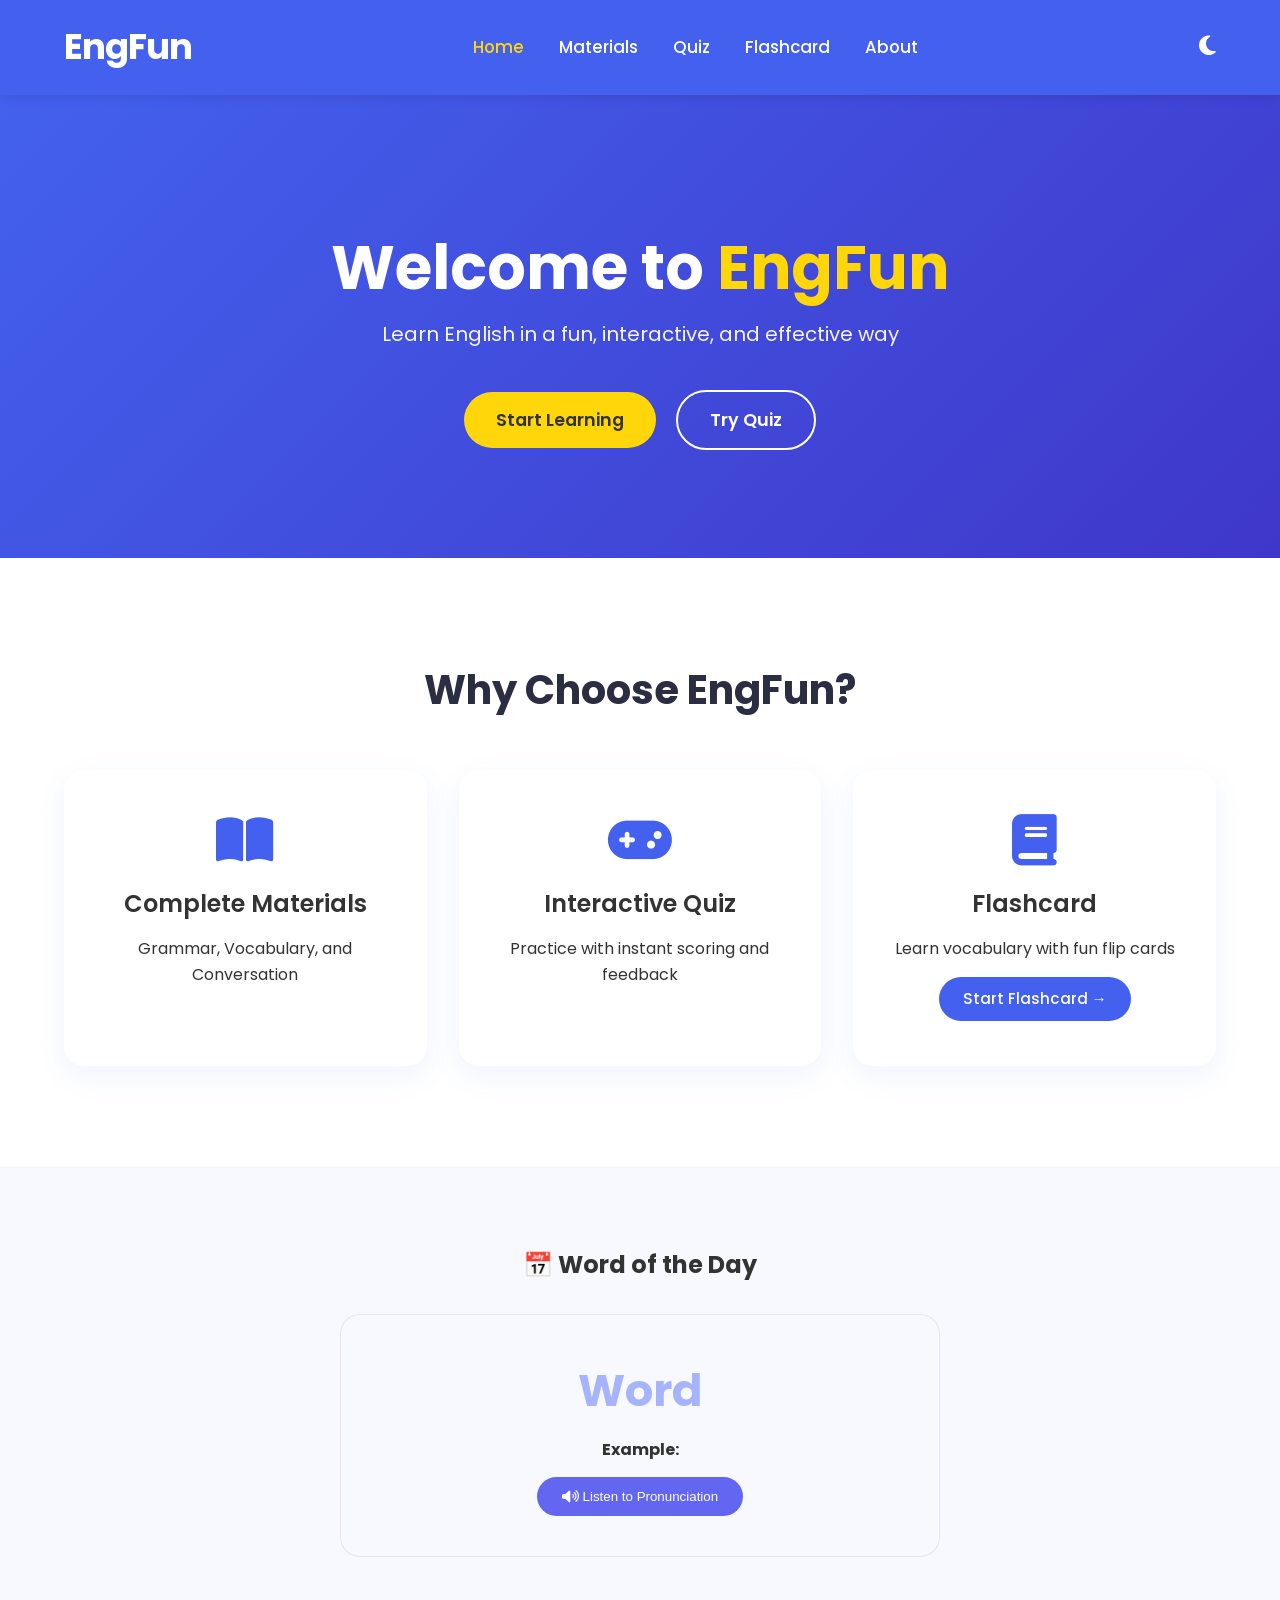
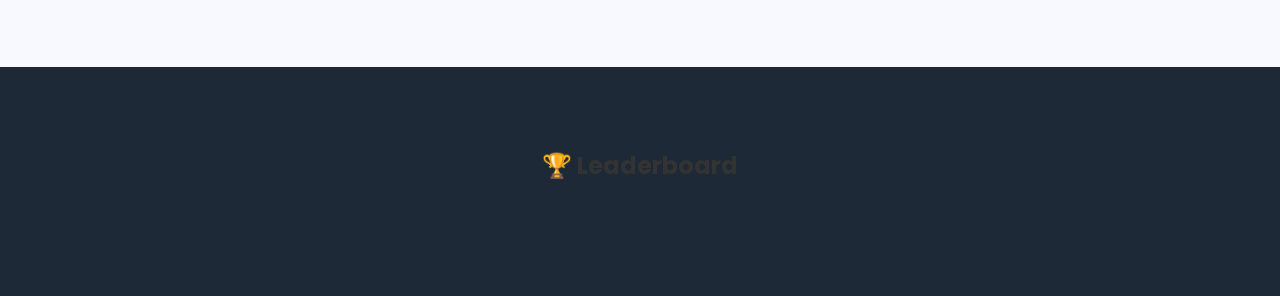
<file: index.html>
<!DOCTYPE html>
<html lang="en">
<head>
  <meta charset="UTF-8">
  <meta name="viewport" content="width=device-width, initial-scale=1.0">
  <title>EngFun - Learn English in a Fun Way!</title>
  
  <link href="https://fonts.googleapis.com/css2?family=Poppins:wght@400;500;600;700&display=swap" rel="stylesheet">
  <link rel="stylesheet" href="style.css">
  <link rel="stylesheet" href="https://cdnjs.cloudflare.com/ajax/libs/font-awesome/6.5.0/css/all.min.css">
</head>
<body>
  <nav>
    <div class="logo">EngFun</div>
    <ul>
      <li><a href="index.html" class="active">Home</a></li>
      <li><a href="materi.html">Materials</a></li>
      <li><a href="quiz.html">Quiz</a></li>
      <li><a href="flashcard.html">Flashcard</a></li>
      <li><a href="about.html">About</a></li>
    </ul>
    <button id="theme-toggle" class="theme-btn"><i class="fas fa-moon"></i></button>
  </nav>

  <!-- Hero Section -->
  <section class="hero">
    <h1>Welcome to <span>EngFun</span></h1>
    <p>Learn English in a fun, interactive, and effective way</p>
    <div class="hero-buttons">
      <a href="materi.html" class="btn primary">Start Learning</a>
      <a href="quiz.html" class="btn secondary">Try Quiz</a>
    </div>
  </section>

  <!-- Features -->
  <section class="features">
    <h2>Why Choose EngFun?</h2>
    <div class="cards">
      <div class="card">
        <i class="fas fa-book-open"></i>
        <h3>Complete Materials</h3>
        <p>Grammar, Vocabulary, and Conversation</p>
      </div>

      <div class="card">
        <i class="fas fa-gamepad"></i>
        <h3>Interactive Quiz</h3>
        <p>Practice with instant scoring and feedback</p>
      </div>

      <!-- Flashcard Card -->
      <div class="card">
        <i class="fas fa-book"></i>
        <h3>Flashcard</h3>
        <p>Learn vocabulary with fun flip cards</p>
        <a href="flashcard.html" class="btn-materi" style="margin-top: 15px; font-size: 0.95rem;">
          Start Flashcard →
        </a>
      </div>
    </div>
  </section>

  <!-- Daily Word Section -->
  <section class="daily-word">
    <h2>📅 Word of the Day</h2>
    <div id="daily-word-card" class="word-card">
      <h3 id="daily-word">Word</h3>
      <p id="daily-meaning" class="meaning"></p>
      <p class="example-label"><strong>Example:</strong></p>
      <p id="daily-example" class="example"></p>
      
      <button onclick="speakWord()" class="speak-btn">
        <i class="fas fa-volume-up"></i> Listen to Pronunciation
      </button>
    </div>
  </section>

  <!-- Leaderboard -->
  <section class="leaderboard">
    <h2>🏆 Leaderboard</h2>
    <div id="leaderboard-list"></div>
  </section>

  <script src="script.js"></script>
</body>
</html>
</file>
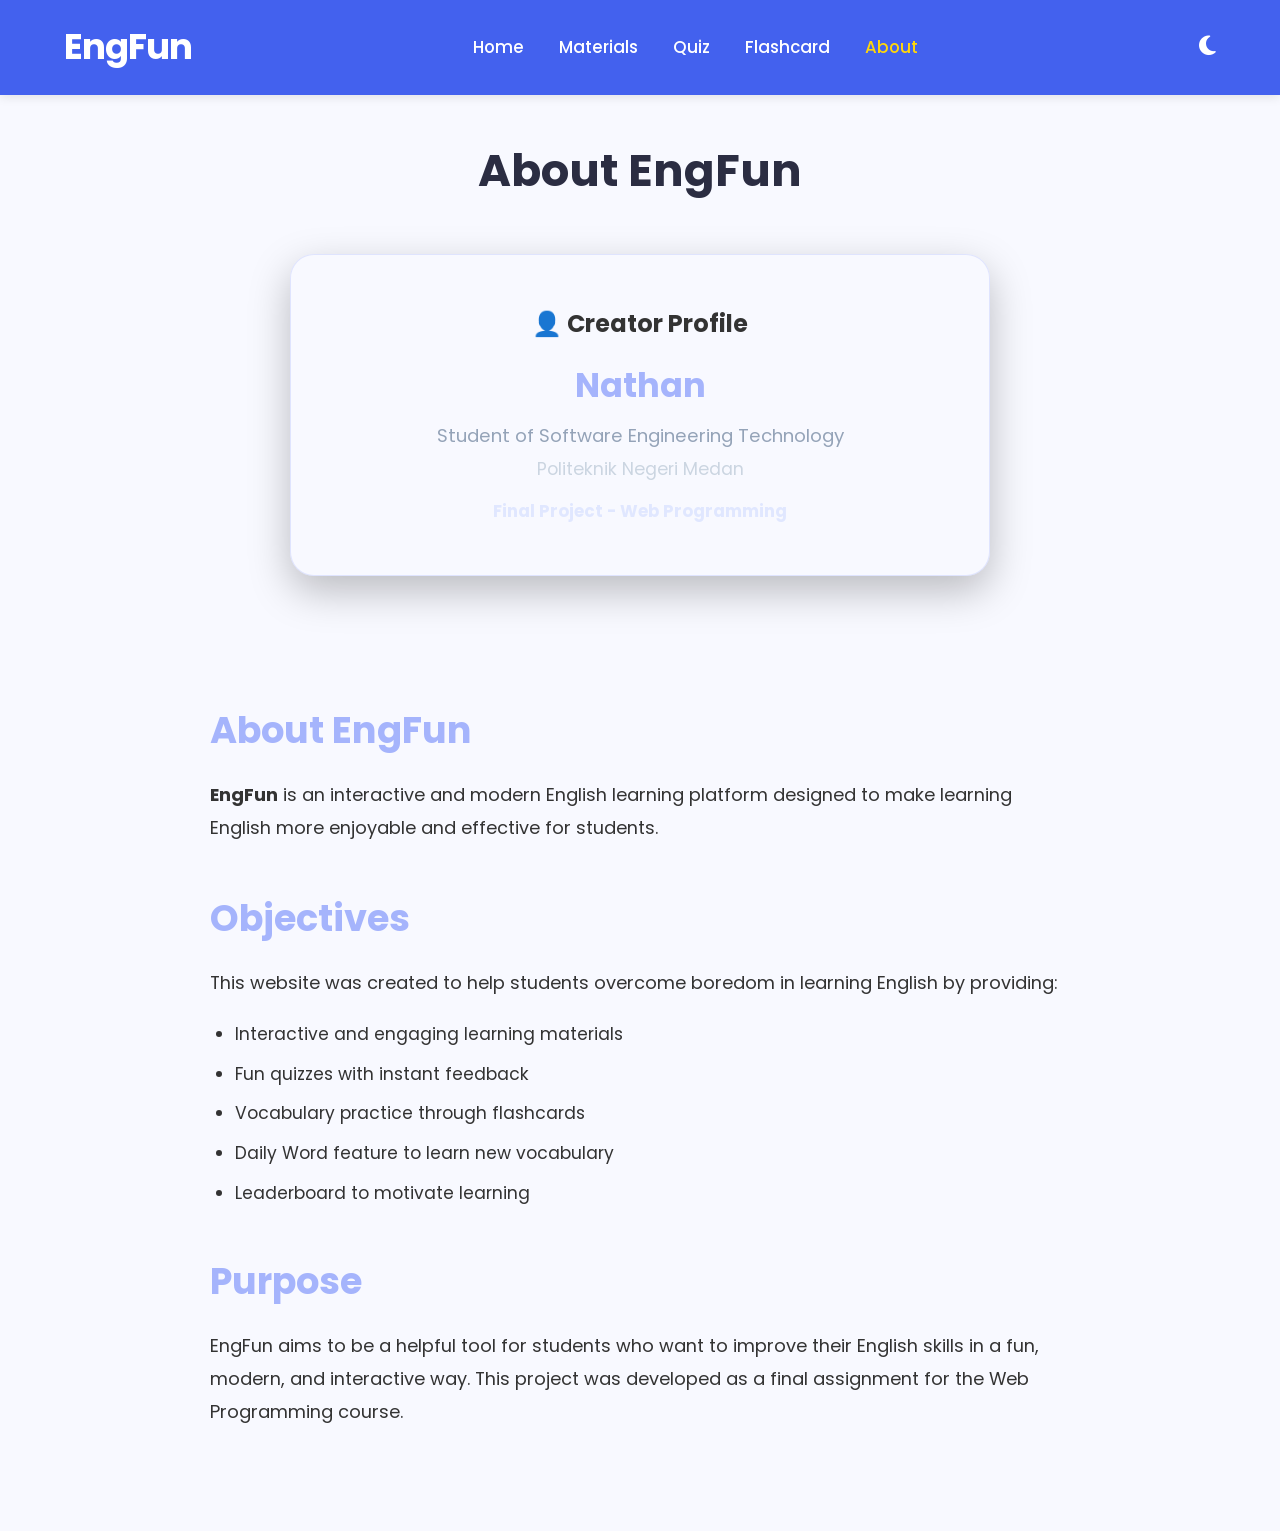
<file: about.html>
<!DOCTYPE html>
<html lang="en">
<head>
  <meta charset="UTF-8">
  <meta name="viewport" content="width=device-width, initial-scale=1.0">
  <title>About - EngFun</title>
  
  <link href="https://fonts.googleapis.com/css2?family=Poppins:wght@400;500;600;700&display=swap" rel="stylesheet">
  <link rel="stylesheet" href="style.css">
  <link rel="stylesheet" href="https://cdnjs.cloudflare.com/ajax/libs/font-awesome/6.5.0/css/all.min.css">
</head>
<body>
  <nav>
    <div class="logo">EngFun</div>
    <ul>
      <li><a href="index.html">Home</a></li>
      <li><a href="materi.html">Materials</a></li>
      <li><a href="quiz.html">Quiz</a></li>
      <li><a href="flashcard.html">Flashcard</a></li>
      <li><a href="about.html" class="active">About</a></li>
    </ul>
    <button id="theme-toggle" class="theme-btn"><i class="fas fa-moon"></i></button>
  </nav>

  <div class="container">
    <h1 class="page-title">About EngFun</h1>

    <!-- Profile Section - Diletakkan di atas -->
    <div class="profile-section">
      <div class="profile-card">
        <div class="profile-content">
          <h2>👤 Creator Profile</h2>
          <h3>Nathan</h3>
          <p class="student-info">Student of Software Engineering Technology</p>
          <p class="university">Politeknik Negeri Medan</p>
          <p class="project-info"><strong>Final Project - Web Programming</strong></p>
        </div>
      </div>
    </div>

    <!-- Description Section - Di bawah profil -->
    <div class="about-section">
      <h2>About EngFun</h2>
      <p><strong>EngFun</strong> is an interactive and modern English learning platform designed to make learning English more enjoyable and effective for students.</p>
      
      <h2>Objectives</h2>
      <p>This website was created to help students overcome boredom in learning English by providing:</p>
      <ul>
        <li>Interactive and engaging learning materials</li>
        <li>Fun quizzes with instant feedback</li>
        <li>Vocabulary practice through flashcards</li>
        <li>Daily Word feature to learn new vocabulary</li>
        <li>Leaderboard to motivate learning</li>
      </ul>

      <h2>Purpose</h2>
      <p>EngFun aims to be a helpful tool for students who want to improve their English skills in a fun, modern, and interactive way. This project was developed as a final assignment for the Web Programming course.</p>
    </div>
  </div>

  <script src="script.js"></script>
</body>
</html>
</file>
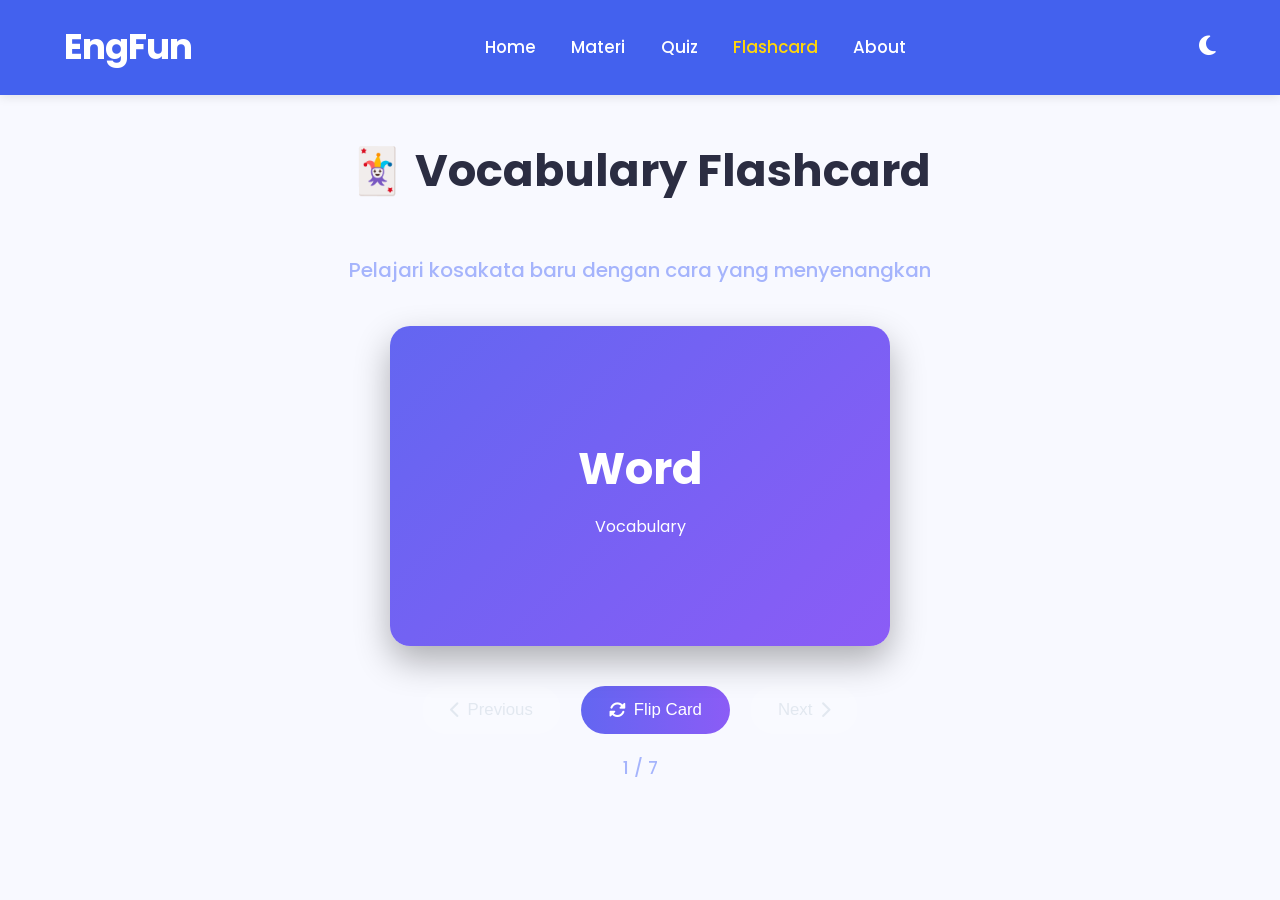
<file: flashcard.html>
<!DOCTYPE html>
<html lang="id">
<head>
  <meta charset="UTF-8">
  <meta name="viewport" content="width=device-width, initial-scale=1.0">
  <title>Flashcard - EngFun</title>
  
  <link href="https://fonts.googleapis.com/css2?family=Poppins:wght@400;500;600;700&display=swap" rel="stylesheet">
  <link rel="stylesheet" href="style.css">
  <link rel="stylesheet" href="https://cdnjs.cloudflare.com/ajax/libs/font-awesome/6.5.0/css/all.min.css">
</head>
<body>
  <nav>
    <div class="logo">EngFun</div>
    <ul>
      <li><a href="index.html">Home</a></li>
      <li><a href="materi.html">Materi</a></li>
      <li><a href="quiz.html">Quiz</a></li>
      <li><a href="flashcard.html" class="active">Flashcard</a></li>
      <li><a href="about.html">About</a></li> 
    </ul>
    <button id="theme-toggle" class="theme-btn"><i class="fas fa-moon"></i></button>
  </nav>

  <div class="container">
    <div class="flashcard-header">
      <h1 class="page-title">🃏 Vocabulary Flashcard</h1>
      <p class="subtitle">Pelajari kosakata baru dengan cara yang menyenangkan</p>
    </div>

    <div class="flashcard-container">
      <div id="flashcard" class="flashcard">
        <div class="flashcard-inner">
          <!-- Front Side -->
          <div class="flashcard-front">
            <h2 id="word">Word</h2>
            <p class="category">Vocabulary</p>
          </div>
          <!-- Back Side -->
          <div class="flashcard-back">
            <h3 id="meaning">Meaning</h3>
            <p><strong>Example:</strong> <span id="example"></span></p>
          </div>
        </div>
      </div>
    </div>

    <div class="flashcard-controls">
        <button onclick="prevCard()" class="control-btn">
            <i class="fas fa-chevron-left"></i> Previous
        </button>
  
        <button onclick="flipCard()" class="flip-btn">
            <i class="fas fa-sync-alt"></i> Flip Card
        </button>
  
        <button onclick="nextCard()" class="control-btn"> 
            Next <i class="fas fa-chevron-right"></i>
        </button>
    </div>

    <div class="progress">
      <span id="progress-text">1 / 7</span>
    </div>
  </div>

  <script src="script.js"></script>
</body>
</html>
</file>
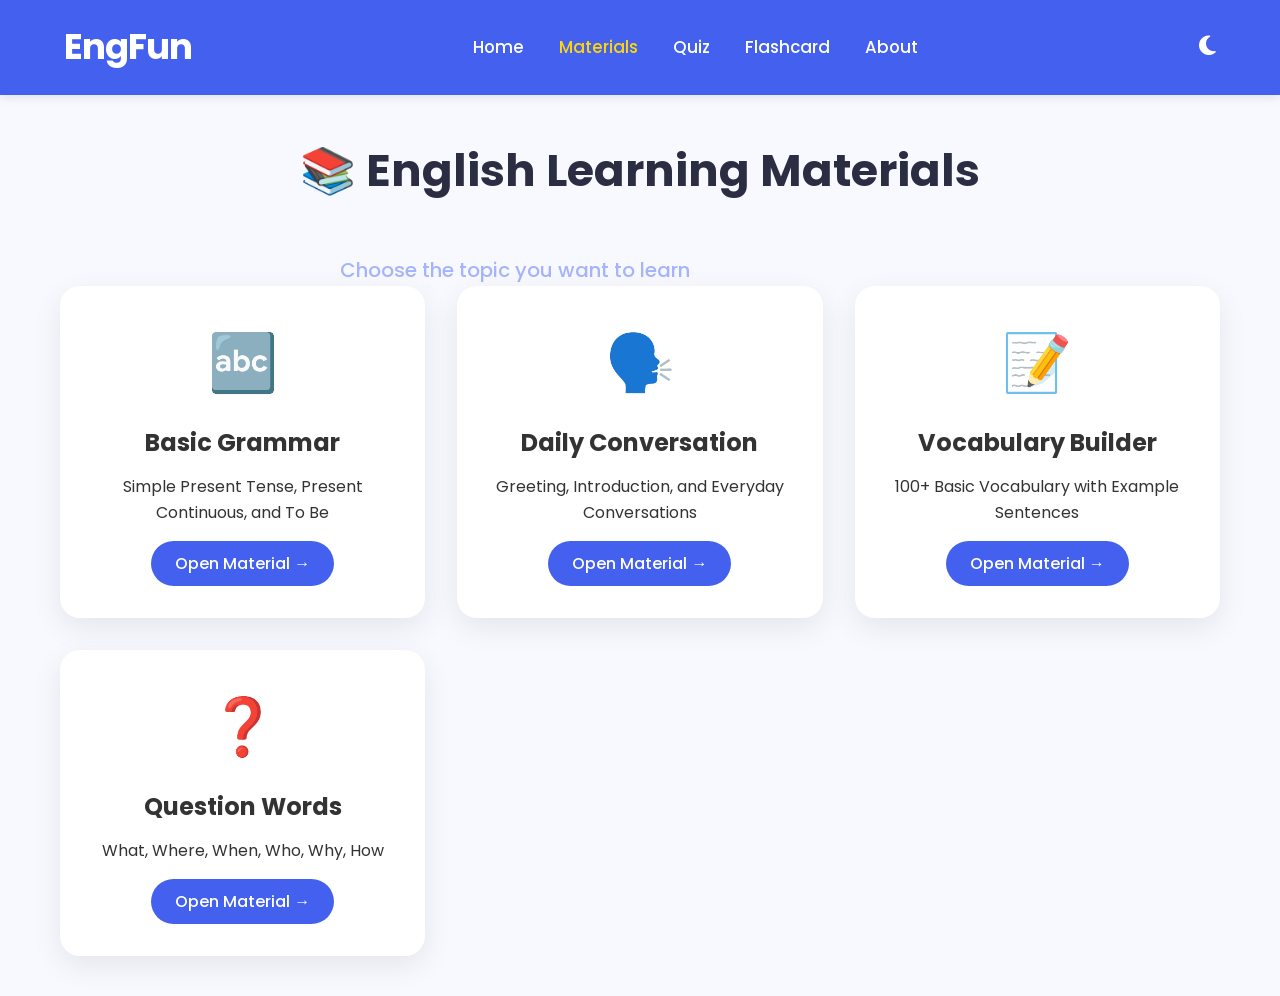
<file: materi.html>
<!DOCTYPE html>
<html lang="en">
<head>
  <meta charset="UTF-8">
  <meta name="viewport" content="width=device-width, initial-scale=1.0">
  <title>Materials - EngFun</title>
  
  <!-- Google Fonts Poppins -->
  <link href="https://fonts.googleapis.com/css2?family=Poppins:wght@400;500;600;700&display=swap" rel="stylesheet">
  
  <link rel="stylesheet" href="style.css">
  <link rel="stylesheet" href="https://cdnjs.cloudflare.com/ajax/libs/font-awesome/6.5.0/css/all.min.css">
</head>
<body>
  <nav>
    <div class="logo">EngFun</div>
    <ul>
      <li><a href="index.html">Home</a></li>
      <li><a href="materi.html" class="active">Materials</a></li>
      <li><a href="quiz.html">Quiz</a></li>
      <li><a href="flashcard.html">Flashcard</a></li>
      <li><a href="about.html">About</a></li>
    </ul>
    <button id="theme-toggle" class="theme-btn"><i class="fas fa-moon"></i></button>
  </nav>

  <div class="container">
    <h1 class="page-title">📚 English Learning Materials</h1>
    <p class="subtitle">Choose the topic you want to learn</p>
    
    <div class="materi-grid">
      
      <!-- Materi 1 -->
      <div class="materi-card">
        <div class="materi-icon">🔤</div>
        <h3>Basic Grammar</h3>
        <p>Simple Present Tense, Present Continuous, and To Be</p>
        <a href="#" class="btn-materi" onclick="showMateri(1)">Open Material →</a>
      </div>

      <!-- Materi 2 -->
      <div class="materi-card">
        <div class="materi-icon">🗣️</div>
        <h3>Daily Conversation</h3>
        <p>Greeting, Introduction, and Everyday Conversations</p>
        <a href="#" class="btn-materi" onclick="showMateri(2)">Open Material →</a>
      </div>

      <!-- Materi 3 -->
      <div class="materi-card">
        <div class="materi-icon">📝</div>
        <h3>Vocabulary Builder</h3>
        <p>100+ Basic Vocabulary with Example Sentences</p>
        <a href="#" class="btn-materi" onclick="showMateri(3)">Open Material →</a>
      </div>

      <!-- Materi 4 -->
      <div class="materi-card">
        <div class="materi-icon">❓</div>
        <h3>Question Words</h3>
        <p>What, Where, When, Who, Why, How</p>
        <a href="#" class="btn-materi" onclick="showMateri(4)">Open Material →</a>
      </div>

    </div>
  </div>

  <!-- Modal -->
  <div id="materiModal" class="modal">
    <div class="modal-content">
      <span class="close-btn" onclick="closeModal()">×</span>
      <div id="modal-body">
        <!-- Content will be inserted by JavaScript -->
      </div>
    </div>
  </div>

  <script src="script.js"></script>
</body>
</html>
</file>
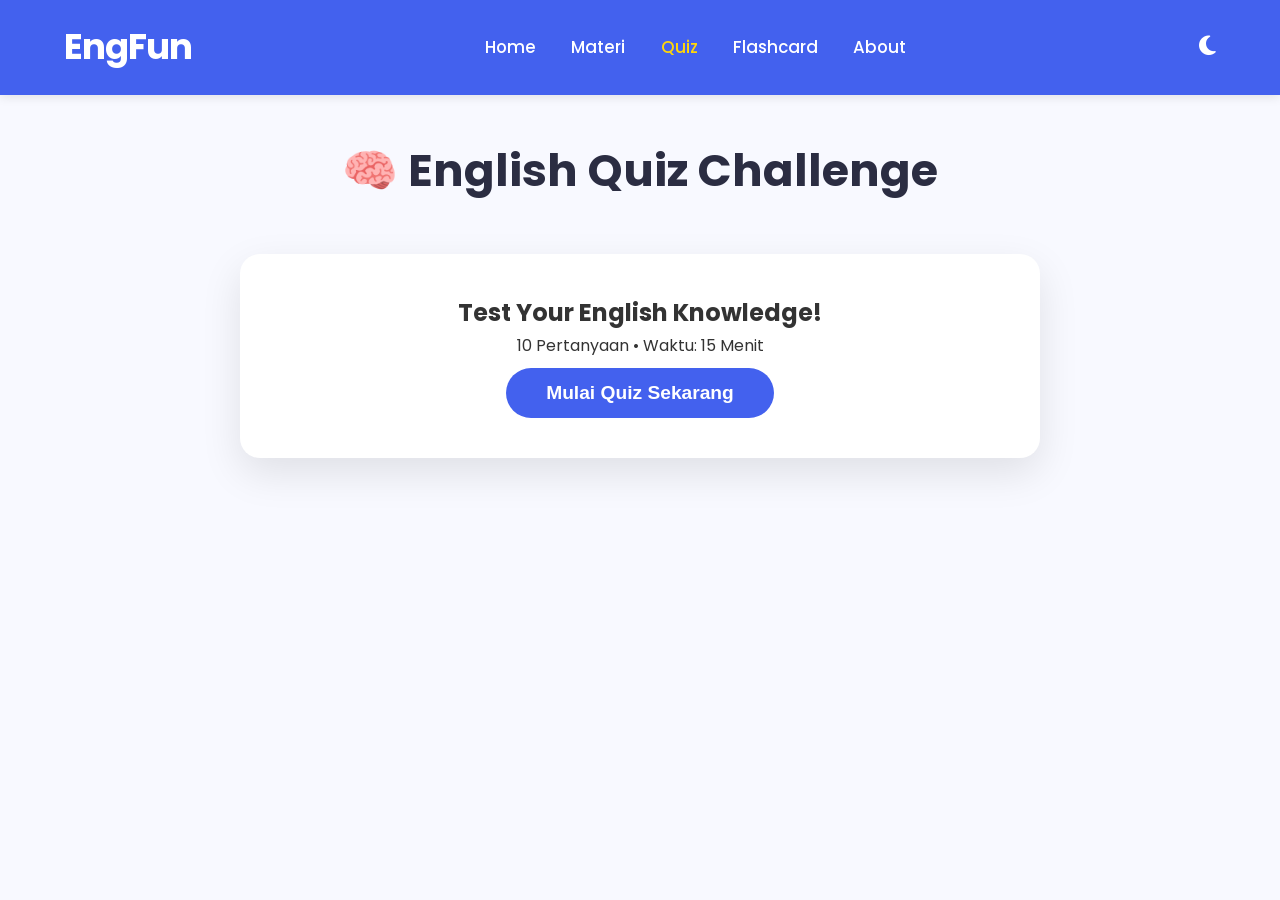
<file: quiz.html>
<!DOCTYPE html>
<html lang="id">
<head>
  <meta charset="UTF-8">
  <meta name="viewport" content="width=device-width, initial-scale=1.0">
  <title>Quiz - EngFun</title>
  <link href="https://fonts.googleapis.com/css2?family=Poppins:wght@400;500;600;700&display=swap" rel="stylesheet">
  <link rel="stylesheet" href="style.css">
  <link rel="stylesheet" href="https://cdnjs.cloudflare.com/ajax/libs/font-awesome/6.5.0/css/all.min.css">
</head>
<body>
  <nav>
    <div class="logo">EngFun</div>
    <ul>
      <li><a href="index.html">Home</a></li>
      <li><a href="materi.html">Materi</a></li>
      <li><a href="quiz.html" class="active">Quiz</a></li>
      <li><a href="flashcard.html">Flashcard</a></li>
      <li><a href="about.html">About</a></li>
    </ul>
    <button id="theme-toggle" class="theme-btn"><i class="fas fa-moon"></i></button>
  </nav>

  <div class="container">
    <h1 class="page-title">🧠 English Quiz Challenge</h1>

    <div id="quiz-container">

      <!-- Start Screen -->
      <div id="start-screen" class="quiz-screen active">
        <h2>Test Your English Knowledge!</h2>
        <p>10 Pertanyaan • Waktu: 15 Menit</p>
        <button onclick="startQuiz()" class="btn-start">Mulai Quiz Sekarang</button>
      </div>

      <!-- Quiz Screen -->
      <div id="quiz-screen" class="quiz-screen">
        <div class="quiz-header">
          <span id="question-number">1/10</span>
          <div class="score-display">
            Score: <span id="current-score" class="score-number">0</span> / 10
          </div>
          <div class="timer">
            <i class="fas fa-clock"></i> <span id="time">900</span>s
          </div>
        </div>
        
        <div id="question-text" class="question"></div>
        <div id="options" class="options"></div>
        <div id="feedback" class="feedback"></div>
        
        <button id="next-btn" onclick="nextQuestion()" class="btn-next" style="display: none;">
          Soal Selanjutnya →
        </button>
      </div>

      <!-- Result Screen -->
      <div id="result-screen" class="quiz-screen">
        <h2>Quiz Selesai!</h2>
        <div class="score-circle">
          <span id="score">0</span> / 10
        </div>
        <p id="result-message"></p>
        <div class="result-buttons">
          <button onclick="restartQuiz()" class="btn-restart">Ulangi Quiz</button>
          <a href="materi.html" class="btn-review">Kembali ke Materi</a>
        </div>
      </div>

    </div>
  </div>

  <script src="script.js"></script>
</body>
</html>
</file>
<file: style.css>
@import url('https://fonts.googleapis.com/css2?family=Poppins:wght@400;500;600;700&display=swap');

* {
  margin: 0;
  padding: 0;
  box-sizing: border-box;
}

body {
  font-family: 'Poppins', sans-serif;
  background: #f8f9ff;
  color: #333;
  line-height: 1.6;
  transition: all 0.4s ease;
}

/* Navigation */
nav {
  background: #4361ee;
  color: white;
  padding: 1.2rem 5%;
  display: flex;
  justify-content: space-between;
  align-items: center;
  position: sticky;
  top: 0;
  z-index: 100;
  box-shadow: 0 2px 10px rgba(0,0,0,0.1);
}

.logo {
  font-size: 2.2rem;
  font-weight: 700;
  letter-spacing: -1px;
}

nav ul {
  display: flex;
  list-style: none;
  gap: 2.2rem;
}

nav a {
  color: white;
  text-decoration: none;
  font-weight: 500;
  font-size: 1.05rem;
  transition: 0.3s;
}

nav a:hover, nav a.active {
  color: #ffd60a;
}

.theme-btn {
  background: none;
  border: none;
  color: white;
  font-size: 1.4rem;
  cursor: pointer;
}

/* Hero Section */
.hero {
  background: linear-gradient(135deg, #4361ee 0%, #3f37c9 100%);
  color: white;
  text-align: center;
  padding: 140px 20px 100px;
}

.hero h1 {
  font-size: 3.8rem;
  font-weight: 700;
  margin-bottom: 1rem;
  line-height: 1.1;
}

.hero span {
  color: #ffd60a;
}

.hero p {
  font-size: 1.25rem;
  max-width: 700px;
  margin: 0 auto 2rem;
  opacity: 0.95;
}

.hero-buttons {
  margin-top: 20px;
}

.btn {
  display: inline-block;
  padding: 14px 32px;
  margin: 8px;
  border-radius: 50px;
  text-decoration: none;
  font-weight: 600;
  font-size: 1.1rem;
  transition: all 0.3s ease;
  cursor: pointer;
  border: none;
}

.primary {
  background: #ffd60a;
  color: #333;
}

.primary:hover {
  background: #ffcc00;
  transform: translateY(-3px);
}

.secondary {
  background: transparent;
  border: 2px solid white;
  color: white;
}

.secondary:hover {
  background: white;
  color: #4361ee;
}

/* Features */
.features {
  padding: 100px 5%;
  text-align: center;
  background: white;
}

.features h2 {
  font-size: 2.5rem;
  margin-bottom: 3rem;
  color: #2b2d42;
}

.cards {
  display: grid;
  grid-template-columns: repeat(auto-fit, minmax(300px, 1fr));
  gap: 2rem;
  max-width: 1200px;
  margin: 0 auto;
}

.card {
  background: #ffffff;
  padding: 2.8rem 2rem;
  border-radius: 20px;
  box-shadow: 0 10px 30px rgba(67, 97, 238, 0.08);
  transition: all 0.4s ease;
  text-align: center;
}

.card:hover {
  transform: translateY(-12px);
  box-shadow: 0 20px 40px rgba(67, 97, 238, 0.15);
}

.card i {
  font-size: 3.2rem;
  color: #4361ee;
  margin-bottom: 1.2rem;
}

.card h3 {
  font-size: 1.5rem;
  margin-bottom: 0.8rem;
  font-weight: 600;
}

/* Container Umum */
.container {
  max-width: 1200px;
  margin: 40px auto;
  padding: 0 20px;
}

.page-title {
  text-align: center;
  font-size: 2.8rem;
  margin-bottom: 3rem;
  color: #2b2d42;
}

/* Materi Styles */
.materi-grid {
  display: grid;
  grid-template-columns: repeat(auto-fit, minmax(320px, 1fr));
  gap: 2rem;
}

.materi-card {
  background: white;
  border-radius: 20px;
  padding: 2rem;
  box-shadow: 0 10px 30px rgba(0,0,0,0.08);
  transition: all 0.3s ease;
  text-align: center;
}

.materi-card:hover {
  transform: translateY(-10px);
  box-shadow: 0 15px 35px rgba(67, 97, 238, 0.15);
}

.materi-icon {
  font-size: 3.5rem;
  margin-bottom: 1rem;
}

.materi-card h3 {
  margin: 10px 0 12px;
  font-size: 1.5rem;
}

.btn-materi {
  display: inline-block;
  margin-top: 15px;
  padding: 10px 24px;
  background: #4361ee;
  color: white;
  border-radius: 50px;
  text-decoration: none;
  font-weight: 500;
  transition: 0.3s;
}

.btn-materi:hover {
  background: #3f37c9;
  transform: scale(1.05);
}

/* Modal */
.modal {
  display: none;
  position: fixed;
  top: 0; left: 0;
  width: 100%; height: 100%;
  background: rgba(0,0,0,0.7);
  z-index: 1000;
  align-items: center;
  justify-content: center;
}

.modal-content {
  background: white;
  width: 90%;
  max-width: 720px;
  border-radius: 20px;
  padding: 35px;
  position: relative;
  max-height: 90vh;
  overflow-y: auto;
}

.dark-mode .modal-content {
  background: #1e1e2e;
  color: #e0e0e0;
}

.close-btn {
  position: absolute;
  top: 15px;
  right: 25px;
  font-size: 2.2rem;
  cursor: pointer;
  color: #666;
}

.close-btn:hover {
  color: #ff4757;
}

/* Quiz Styles */
.quiz-screen {
  display: none;
  max-width: 800px;
  margin: 40px auto;
  background: white;
  padding: 40px;
  border-radius: 20px;
  box-shadow: 0 15px 40px rgba(0,0,0,0.1);
  text-align: center;
}

.dark-mode .quiz-screen {
  background: #1e1e2e;
  color: #e0e0e0;
}

.quiz-screen.active {
  display: block;
}

.quiz-header {
  display: flex;
  justify-content: space-between;
  align-items: center;
  margin-bottom: 30px;
  font-weight: 600;
  font-size: 1.1rem;
}

.timer {
  color: #e74c3c;
}

.question {
  font-size: 1.45rem;
  font-weight: 600;
  margin: 30px 0;
  min-height: 90px;
  text-align: left;
}

.options {
  display: flex;
  flex-direction: column;
  gap: 12px;
  margin: 30px 0;
}

.option {
  padding: 16px 20px;
  background: #f8f9ff;
  border: 2px solid #e0e0e0;
  border-radius: 12px;
  text-align: left;
  cursor: pointer;
  transition: all 0.3s;
  font-size: 1.05rem;
}

.dark-mode .option {
  background: #2a2a3a;
  border-color: #444;
}

.option:hover {
  background: #eef0ff;
  border-color: #4361ee;
}

.option.selected {
  background: #4361ee;
  color: white;
  border-color: #4361ee;
}

.btn-start, .btn-next, .btn-restart {
  padding: 14px 40px;
  font-size: 1.2rem;
  border: none;
  border-radius: 50px;
  background: #4361ee;
  color: white;
  cursor: pointer;
  font-weight: 600;
  margin-top: 10px;
}

.btn-start:hover, .btn-next:hover, .btn-restart:hover {
  background: #3f37c9;
  transform: translateY(-3px);
}

.score-circle {
  font-size: 5rem;
  font-weight: 700;
  color: #4361ee;
  margin: 20px 0;
}

.result-buttons {
  margin-top: 30px;
  display: flex;
  gap: 15px;
  justify-content: center;
  flex-wrap: wrap;
}

.btn-review {
  padding: 14px 30px;
  background: #6c757d;
  color: white;
  text-decoration: none;
  border-radius: 50px;
  font-weight: 600;
}

.btn-review:hover {
  background: #5a6268;
}

/* Dark Mode */
.dark-mode {
  background: #0f0f0f;
  color: #e0e0e0;
}

.dark-mode nav {
  background: #1a1a2e;
}

.dark-mode .features, .dark-mode .card, .dark-mode .materi-card {
  background: #1a1a2e;
}

.dark-mode .page-title {
  color: #e0e0e0;
}
/* Daily Word */
.daily-word {
  padding: 80px 5%;
  text-align: center;
  background: rgba(255,255,255,0.05);
}

.word-card {
  max-width: 600px;
  margin: 30px auto;
  background: rgba(255,255,255,0.1);
  border: 1px solid rgba(165, 180, 252, 0.3);
  border-radius: 20px;
  padding: 40px 30px;
}

.word-card h3 {
  font-size: 2.8rem;
  margin-bottom: 10px;
  color: #a5b4fc;
}

.speak-btn {
  margin-top: 15px;
  padding: 12px 25px;
  background: #6366f1;
  color: white;
  border: none;
  border-radius: 50px;
  cursor: pointer;
}

/* Leaderboard */
.leaderboard {
  padding: 80px 5%;
  text-align: center;
  background: #1e2937;
}

#leaderboard-list {
  max-width: 600px;
  margin: 30px auto;
}

.leader-item {
  display: flex;
  justify-content: space-between;
  background: rgba(255,255,255,0.08);
  margin: 10px 0;
  padding: 15px 20px;
  border-radius: 12px;
  font-size: 1.1rem;
}

.leader-item .rank {
  font-weight: bold;
  color: #facc15;
}

/* Flashcard Styles */
.flashcard-container {
  perspective: 1000px;
  max-width: 500px;
  margin: 40px auto;
}

.flashcard {
  width: 100%;
  height: 320px;
  perspective: 1000px;
  cursor: pointer;
}

.flashcard-inner {
  position: relative;
  width: 100%;
  height: 100%;
  text-align: center;
  transition: transform 0.6s;
  transform-style: preserve-3d;
  border-radius: 20px;
  box-shadow: 0 15px 35px rgba(0,0,0,0.3);
}

.flashcard.flipped .flashcard-inner {
  transform: rotateY(180deg);
}

.flashcard-front, .flashcard-back {
  position: absolute;
  width: 100%;
  height: 100%;
  backface-visibility: hidden;
  border-radius: 20px;
  display: flex;
  flex-direction: column;
  justify-content: center;
  align-items: center;
  padding: 30px;
}

.flashcard-front {
  background: linear-gradient(135deg, #6366f1, #8b5cf6);
  color: white;
}

.flashcard-back {
  background: linear-gradient(135deg, #1e2937, #334155);
  color: white;
  transform: rotateY(180deg);
}

.flashcard h2 {
  font-size: 2.8rem;
  margin-bottom: 10px;
}

/* Flashcard Controls - Lebih Menarik */
.flashcard-controls {
  display: flex;
  justify-content: center;
  align-items: center;
  gap: 20px;
  margin: 40px 0 20px 0;
  flex-wrap: wrap;
}

.control-btn, .flip-btn {
  padding: 14px 28px;
  border: none;
  border-radius: 50px;
  font-size: 1.05rem;
  font-weight: 500;
  cursor: pointer;
  transition: all 0.3s ease;
  display: flex;
  align-items: center;
  gap: 8px;
}

.control-btn {
  background: rgba(255,255,255,0.1);
  color: #e2e8f0;
}

body.light-mode .control-btn {
  background: #e2e8f0;
  color: #1e2937;
}

.control-btn:hover {
  background: rgba(255,255,255,0.25);
  transform: translateY(-3px);
}

.flip-btn {
  background: linear-gradient(90deg, #6366f1, #8b5cf6);
  color: white;
}

.flip-btn:hover {
  background: linear-gradient(90deg, #4f46e5, #7c3aed);
  transform: translateY(-3px);
}

/* Progress */
.progress {
  text-align: center;
  font-size: 1.1rem;
  font-weight: 500;
  color: #a5b4fc;
  margin-top: 10px;
}

/* Flashcard Header */
.flashcard-header {
  text-align: center;
  margin-bottom: 40px;
}

.subtitle {
  font-size: 1.25rem;
  color: #a5b4fc;
  margin-top: 10px;
  font-weight: 500;
  max-width: 600px;
  margin-left: auto;
  margin-right: auto;
}

.about-hero{
  position: relative;
  min-height: 75vh;

  display: flex;
  justify-content: center;
  align-items: center;

  overflow: hidden;

  background:
  linear-gradient(135deg,#4361ee,#5b5ff5,#8b5cf6);
}

.about-overlay{
  position: absolute;
  inset: 0;

  background:
  radial-gradient(circle at top right,
  rgba(255,255,255,0.18),
  transparent 40%);
}

.about-content{
  position: relative;
  z-index: 2;

  max-width: 850px;

  text-align: center;
  color: white;

  padding: 20px;
}

.about-badge{
  display: inline-block;

  padding: 12px 24px;

  border-radius: 50px;

  background: rgba(255,255,255,0.15);

  backdrop-filter: blur(10px);

  margin-bottom: 25px;

  font-size: 0.95rem;
  font-weight: 500;
}

.about-content h1{
  font-size: 5rem;
  line-height: 1.1;

  margin-bottom: 20px;

  font-weight: 800;
}

.about-content h1 span{
  color: #ffd60a;
}

.about-content p{
  font-size: 1.2rem;
  line-height: 1.9;

  opacity: 0.95;
}

.website-about{
  padding: 100px 5%;

  background: #f8f9ff;
}

.website-container{
  max-width: 1200px;

  margin: auto;

  display: grid;

  grid-template-columns:
  repeat(auto-fit,minmax(320px,1fr));

  gap: 30px;
}

.website-card{
  background: white;

  padding: 40px 35px;

  border-radius: 30px;

  text-align: center;

  transition: 0.4s ease;

  box-shadow:
  0 15px 40px rgba(67,97,238,0.08);
}

.website-card:hover{
  transform: translateY(-10px);

  box-shadow:
  0 20px 50px rgba(67,97,238,0.15);
}

.website-icon{
  width: 90px;
  height: 90px;

  margin: auto auto 25px;

  border-radius: 25px;

  display: flex;
  justify-content: center;
  align-items: center;

  background:
  linear-gradient(135deg,#4361ee,#8b5cf6);
}

.website-icon i{
  font-size: 2.5rem;
  color: white;
}

.website-card h3{
  font-size: 1.5rem;

  margin-bottom: 15px;

  color: #1e293b;
}

.website-card p{
  color: #64748b;

  line-height: 1.8;
}

.developer-section{
  padding: 40px 5% 100px;

  background: #f8f9ff;
}

.developer-card{
  max-width: 760px;

  margin: auto;

  background: white;

  padding: 60px 40px;

  border-radius: 35px;

  text-align: center;

  transition: 0.4s ease;

  box-shadow:
  0 15px 40px rgba(67,97,238,0.08);
}

.developer-card:hover{
  transform: translateY(-8px);
}

.developer-image{
  width: 140px;
  height: 140px;

  margin: auto auto 25px;

  border-radius: 50%;

  display: flex;
  justify-content: center;
  align-items: center;

  background:
  linear-gradient(135deg,#4361ee,#8b5cf6);

  box-shadow:
  0 15px 30px rgba(67,97,238,0.25);
}

.developer-image i{
  font-size: 4rem;
  color: white;
}

.profile-badge{
  display: inline-block;

  padding: 10px 24px;

  border-radius: 50px;

  background: rgba(67,97,238,0.1);

  color: #4361ee;

  font-weight: 600;

  margin-bottom: 18px;
}

.developer-card h2{
  font-size: 2.5rem;

  margin-bottom: 15px;

  color: #1e293b;
}

.developer-description{
  max-width: 620px;

  margin: auto;

  line-height: 1.9;

  color: #64748b;

  font-size: 1.05rem;
}

.profile-info{
  margin: 40px 0;

  display: flex;
  flex-direction: column;

  gap: 16px;
}

.info-item{
  display: flex;

  align-items: center;
  justify-content: center;

  gap: 12px;

  padding: 18px 20px;

  border-radius: 18px;

  background: #f1f5ff;

  font-weight: 500;

  transition: 0.3s ease;
}

.info-item:hover{
  transform: translateY(-3px);

  background: #e0e7ff;
}

.info-item i{
  color: #4361ee;

  font-size: 1.1rem;
}

.developer-social{
  display: flex;

  justify-content: center;

  gap: 18px;
}

.developer-social a{
  width: 55px;
  height: 55px;

  border-radius: 50%;

  display: flex;
  justify-content: center;
  align-items: center;

  text-decoration: none;

  background: #eef2ff;

  color: #4361ee;

  font-size: 1.3rem;

  transition: 0.3s ease;
}

.developer-social a:hover{
  transform: translateY(-5px);

  background: #4361ee;

  color: white;
}

.dark-mode .website-about,
.dark-mode .developer-section{
  background: #0f172a;
}

.dark-mode .website-card,
.dark-mode .developer-card{
  background: #1e293b;
}

.dark-mode .website-card h3,
.dark-mode .developer-card h2{
  color: white;
}

.dark-mode .website-card p,
.dark-mode .developer-description{
  color: #cbd5e1;
}

.dark-mode .info-item{
  background: #0f172a;

  color: white;
}

.dark-mode .info-item:hover{
  background: #172033;
}

@media(max-width:768px){

  .about-content h1{
    font-size: 3rem;
  }

  .about-content p{
    font-size: 1rem;
  }

  .developer-card{
    padding: 45px 25px;
  }

  .developer-image{
    width: 120px;
    height: 120px;
  }

  .developer-image i{
    font-size: 3rem;
  }

}

/* ==================== ABOUT PAGE STYLES ==================== */
.about-section {
  max-width: 900px;
  margin: 0 auto;
  padding: 40px 20px;
}

.about-section h2 {
  font-size: 2.3rem;
  margin: 45px 0 18px 0;
  color: #a5b4fc;
}

body.light-mode .about-section h2 {
  color: #4361ee;
}

.about-section p {
  font-size: 1.12rem;
  line-height: 1.85;
  margin-bottom: 22px;
}

.about-section ul {
  margin: 20px 0 35px 25px;
}

.about-section li {
  margin: 12px 0;
  font-size: 1.08rem;
}

/* ==================== PROFILE SECTION ==================== */
.profile-section {
  max-width: 900px;
  margin: 40px auto;
  text-align: center;
}

.profile-card {
  background: rgba(255,255,255,0.1);
  border: 1px solid rgba(165, 180, 252, 0.3);
  border-radius: 24px;
  padding: 50px 40px;
  max-width: 700px;
  margin: 0 auto;
  box-shadow: 0 15px 40px rgba(0,0,0,0.25);
  transition: 0.4s;
}

body.light-mode .profile-card {
  background: white;
  border: 1px solid #e2e8f0;
  box-shadow: 0 10px 30px rgba(0,0,0,0.1);
}

.profile-card:hover {
  transform: translateY(-8px);
}

.profile-content h3 {
  font-size: 2.1rem;
  margin: 15px 0 8px 0;
  color: #a5b4fc;
}

body.light-mode .profile-content h3 {
  color: #4361ee;
}

.student-info {
  font-size: 1.15rem;
  color: #94a3b8;
  margin-bottom: 5px;
}

.university {
  font-size: 1.1rem;
  color: #cbd5e1;
  margin-bottom: 15px;
}

.project-info {
  font-size: 1.05rem;
  color: #e0e7ff;
  font-weight: 500;
}

/* Responsive */
@media (max-width: 768px) {
  .profile-card {
    padding: 35px 25px;
  }
  .about-section h2 {
    font-size: 2rem;
  }
}
</file>
